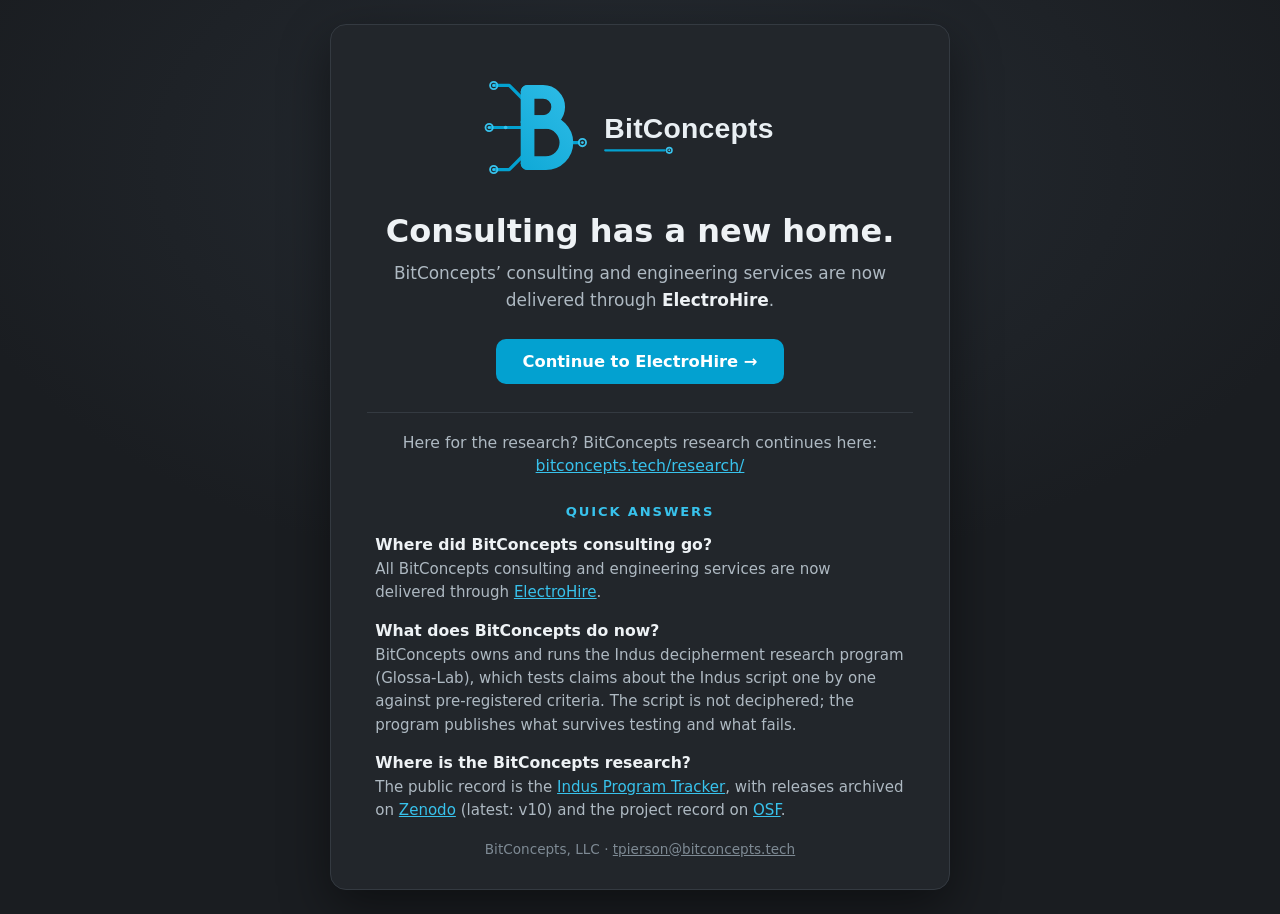
<file: index.html>
<!DOCTYPE html>
<html lang="en">
<head>
  <meta charset="UTF-8">
  <meta name="viewport" content="width=device-width, initial-scale=1.0">
  <title>BitConcepts | Consulting has moved to ElectroHire</title>
  <meta name="description" content="BitConcepts' consulting and engineering services are now delivered through ElectroHire. BitConcepts research continues at bitconcepts.tech/research/.">
  <link rel="canonical" href="https://bitconcepts.tech/">
  <meta name="robots" content="index, follow">
  <meta name="author" content="BitConcepts, LLC">
  <meta name="theme-color" content="#1a1d21">
  <meta property="og:type" content="website">
  <meta property="og:site_name" content="BitConcepts">
  <meta property="og:title" content="BitConcepts | Consulting has moved to ElectroHire">
  <meta property="og:description" content="BitConcepts' consulting and engineering services are now delivered through ElectroHire.">
  <meta property="og:url" content="https://bitconcepts.tech/">
  <meta property="og:image" content="https://bitconcepts.tech/assets/og-card.png">
  <meta property="og:image:width" content="1200">
  <meta property="og:image:height" content="630">
  <meta name="twitter:card" content="summary_large_image">
  <meta name="twitter:title" content="BitConcepts | Consulting has moved to ElectroHire">
  <meta name="twitter:description" content="BitConcepts' consulting and engineering services are now delivered through ElectroHire. BitConcepts research continues at bitconcepts.tech/research/.">
  <meta name="twitter:image" content="https://bitconcepts.tech/assets/og-card.png">
  <link rel="icon" href="favicon.ico" sizes="any">
  <link rel="icon" type="image/svg+xml" href="assets/favicon.svg">
  <link rel="icon" type="image/png" sizes="32x32" href="assets/favicon-32.png">
  <link rel="apple-touch-icon" href="assets/apple-touch-icon.png">
  <link rel="stylesheet" href="styles.v3.css">
  <script type="application/ld+json">
  {
    "@context": "https://schema.org",
    "@type": "Organization",
    "name": "BitConcepts",
    "legalName": "BitConcepts, LLC",
    "url": "https://bitconcepts.tech/",
    "logo": "https://bitconcepts.tech/assets/bitconcepts-mark-512.png",
    "email": "tpierson@bitconcepts.tech",
    "description": "BitConcepts, LLC is a Michigan engineering company. Its consulting and engineering services are now delivered through ElectroHire; BitConcepts owns and runs the Indus decipherment research program (Glossa-Lab), whose public record is the research tracker at bitconcepts.tech/research/.",
    "sameAs": [
      "https://github.com/BitConcepts",
      "https://electrohire.com/"
    ]
  }
  </script>
  <script type="application/ld+json">
  {
    "@context": "https://schema.org",
    "@type": "WebPage",
    "name": "BitConcepts | Consulting has moved to ElectroHire",
    "url": "https://bitconcepts.tech/",
    "description": "BitConcepts' consulting and engineering services are now delivered through ElectroHire. BitConcepts research continues at bitconcepts.tech/research/.",
    "isPartOf": {
      "@type": "WebSite",
      "name": "BitConcepts",
      "url": "https://bitconcepts.tech/"
    },
    "about": {
      "@type": "Organization",
      "name": "BitConcepts",
      "url": "https://bitconcepts.tech/"
    }
  }
  </script>
  <script type="application/ld+json">
  {
    "@context": "https://schema.org",
    "@type": "FAQPage",
    "mainEntity": [
      {
        "@type": "Question",
        "name": "Where did BitConcepts consulting go?",
        "acceptedAnswer": { "@type": "Answer", "text": "All BitConcepts consulting and engineering services are now delivered through ElectroHire (electrohire.com)." }
      },
      {
        "@type": "Question",
        "name": "What does BitConcepts do now?",
        "acceptedAnswer": { "@type": "Answer", "text": "BitConcepts owns and runs the Indus decipherment research program (Glossa-Lab), which tests claims about the Indus script one by one against pre-registered criteria. The script is not deciphered; the program publishes what survives testing and what fails." }
      },
      {
        "@type": "Question",
        "name": "Where is the BitConcepts research?",
        "acceptedAnswer": { "@type": "Answer", "text": "BitConcepts research lives at bitconcepts.tech/research/. The Indus program's public record is the Indus Program Tracker at bitconcepts.tech/research/indus-script/, with releases archived on Zenodo (latest: v10, DOI 10.5281/zenodo.23977473) and the project record on OSF." }
      }
    ]
  }
  </script>
</head>
<body>
  <main class="card">
    <img src="assets/bitconcepts-logo-horizontal.svg" alt="BitConcepts" class="logo-lockup" width="700" height="256">
    <h1>Consulting has a new home.</h1>
    <p class="lede">BitConcepts&rsquo; consulting and engineering services are
      now delivered through <strong>ElectroHire</strong>.</p>
    <p class="actions">
      <a class="btn" href="https://electrohire.com/">Continue to ElectroHire &rarr;</a>
    </p>
    <hr>
    <p class="research">Here for the research? BitConcepts research continues here:
      <a href="/research/">bitconcepts.tech/research/</a></p>
    <section class="qa" aria-label="Quick answers">
      <h2>Quick answers</h2>
      <h3>Where did BitConcepts consulting go?</h3>
      <p>All BitConcepts consulting and engineering services are now delivered
        through <a href="https://electrohire.com/">ElectroHire</a>.</p>
      <h3>What does BitConcepts do now?</h3>
      <p>BitConcepts owns and runs the Indus decipherment research program
        (Glossa-Lab), which tests claims about the Indus script one by one
        against pre-registered criteria. The script is not deciphered; the
        program publishes what survives testing and what fails.</p>
      <h3>Where is the BitConcepts research?</h3>
      <p>The public record is the <a href="/research/indus-script/">Indus Program Tracker</a>,
        with releases archived on
        <a href="https://doi.org/10.5281/zenodo.23977473">Zenodo</a> (latest:
        v10) and the project record on
        <a href="https://osf.io/ybd65">OSF</a>.</p>
    </section>
    <p class="foot">BitConcepts, LLC &middot; <a href="mailto:tpierson@bitconcepts.tech">tpierson@bitconcepts.tech</a></p>
  </main>
</body>
</html>
</file>
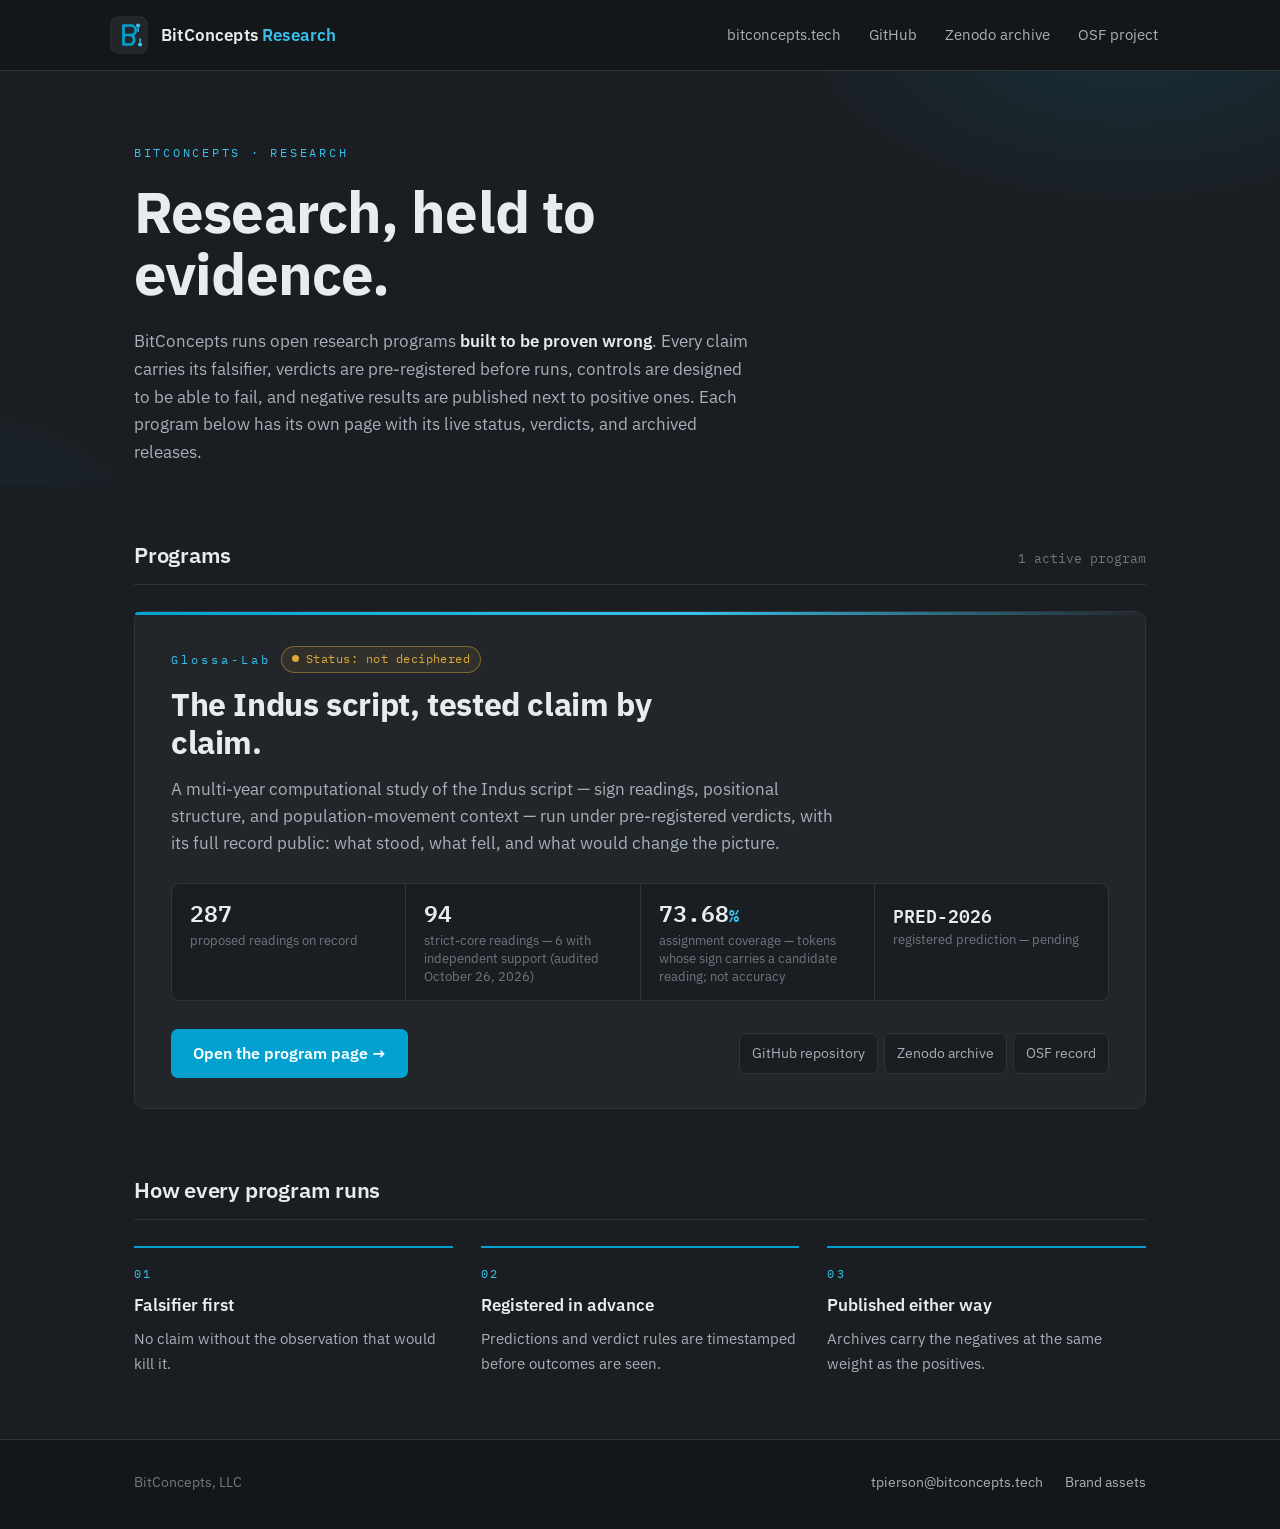
<file: research/index.html>
<!doctype html>
<html lang="en">
  <head>
    <meta charset="utf-8" />
    <meta name="viewport" content="width=device-width, initial-scale=1, viewport-fit=cover" />
    <meta name="color-scheme" content="dark" />
    <meta name="description" content="BitConcepts Research — open research programs built to be proven wrong. Home of the Glossa-Lab Indus script decipherment program." />
    <link rel="icon" href="data:," />
    <link rel="canonical" href="https://bitconcepts.tech/research/" />
    <title>BitConcepts Research</title>
    <link rel="preconnect" href="https://fonts.googleapis.com" />
    <link rel="preconnect" href="https://fonts.gstatic.com" crossorigin />
    <link href="https://fonts.googleapis.com/css2?family=IBM+Plex+Mono:wght@400;500;600&family=IBM+Plex+Sans:wght@400;500;600;700&display=swap" rel="stylesheet" />
    <style>
      :root {
        color-scheme: dark;
        --field: #1A1D21;
        --field-deep: #14171A;
        --card: #22262B;
        --card-edge: #2E343B;
        --ink: #E8ECEF;
        --ink-dim: #A7B0B8;
        --ink-faint: #6E7880;
        --blue: #03A1D0;
        --blue-bright: #38C2EC;
        --blue-dim: rgba(3, 161, 208, 0.14);
        --amber: #E0A83C;
      }
      * { box-sizing: border-box; }
      html { scroll-behavior: smooth; }
      body {
        margin: 0;
        background: var(--field);
        color: var(--ink);
        font-family: "IBM Plex Sans", system-ui, -apple-system, sans-serif;
        font-size: 17px;
        line-height: 1.6;
        -webkit-font-smoothing: antialiased;
      }
      ::selection { background: var(--blue); color: #fff; }
      a { color: var(--blue-bright); }
      a:focus-visible, button:focus-visible {
        outline: 2px solid var(--blue-bright);
        outline-offset: 3px;
        border-radius: 2px;
      }
      .wrap { max-width: 1060px; margin: 0 auto; padding: 0 24px; }

      /* ---------- Header ---------- */
      header {
        border-bottom: 1px solid var(--card-edge);
        background: var(--field-deep);
      }
      .header-in {
        display: flex; align-items: center; justify-content: space-between;
        gap: 20px; padding: 16px 0; flex-wrap: wrap;
      }
      .brand { display: flex; align-items: center; gap: 13px; text-decoration: none; color: var(--ink); }
      .brand svg { flex: none; display: block; }
      .brand-name { font-weight: 600; font-size: 1.06rem; letter-spacing: 0.01em; line-height: 1.2; }
      .brand-name span { color: var(--blue-bright); }
      nav { display: flex; gap: 4px; flex-wrap: wrap; }
      nav a {
        color: var(--ink-dim); text-decoration: none; font-size: 0.92rem;
        padding: 7px 12px; border-radius: 6px;
      }
      nav a:hover { color: var(--ink); background: var(--card); }

      /* ---------- Hero ---------- */
      .hero { padding: 72px 0 20px; position: relative; overflow: hidden; }
      .hero::before {
        content: ""; position: absolute; inset: 0; pointer-events: none;
        background:
          radial-gradient(560px 300px at 88% -40px, rgba(3,161,208,0.13), transparent 65%),
          radial-gradient(400px 240px at -60px 110%, rgba(3,161,208,0.07), transparent 65%);
      }
      .hero .wrap { position: relative; }
      .hero-eyebrow {
        font-family: "IBM Plex Mono", monospace; font-size: 0.78rem;
        letter-spacing: 0.22em; text-transform: uppercase; color: var(--blue-bright);
        margin: 0 0 18px;
      }
      h1 {
        font-size: clamp(2.3rem, 5.4vw, 3.6rem); line-height: 1.08;
        font-weight: 700; letter-spacing: -0.015em; margin: 0 0 22px; max-width: 15ch;
      }
      .hero-intro { max-width: 62ch; color: var(--ink-dim); font-size: 1.08rem; margin: 0; }
      .hero-intro strong { color: var(--ink); font-weight: 600; }

      /* ---------- Programs ---------- */
      .programs { padding: 52px 0 8px; }
      .section-head {
        display: flex; align-items: baseline; justify-content: space-between;
        gap: 16px; border-bottom: 1px solid var(--card-edge);
        padding-bottom: 12px; margin-bottom: 26px; flex-wrap: wrap;
      }
      h2 {
        font-size: 1.35rem; font-weight: 600; margin: 0; letter-spacing: -0.01em;
      }
      .section-note {
        font-family: "IBM Plex Mono", monospace; font-size: 0.8rem; color: var(--ink-faint);
      }

      .program-card {
        background: var(--card);
        border: 1px solid var(--card-edge);
        border-radius: 10px;
        padding: 34px 36px 30px;
        position: relative;
      }
      .program-card::before {
        content: ""; position: absolute; top: 0; left: 0; right: 0; height: 3px;
        background: linear-gradient(90deg, var(--blue), var(--blue-bright) 55%, transparent);
        border-radius: 10px 10px 0 0;
      }
      .card-eyebrow {
        font-family: "IBM Plex Mono", monospace; font-size: 0.78rem;
        letter-spacing: 0.24em; color: var(--blue-bright); margin: 0 0 12px;
        display: flex; align-items: center; gap: 10px; flex-wrap: wrap;
      }
      .status-pill {
        font-family: "IBM Plex Mono", monospace; font-size: 0.74rem; letter-spacing: 0.04em;
        color: var(--amber); border: 1px solid rgba(224,168,60,0.45);
        background: rgba(224,168,60,0.08);
        padding: 3px 10px; border-radius: 999px; text-transform: none;
      }
      .status-pill::before {
        content: ""; display: inline-block; width: 7px; height: 7px; border-radius: 50%;
        background: var(--amber); margin-right: 7px; vertical-align: 1px;
      }
      .card-title {
        font-size: clamp(1.5rem, 3.4vw, 2rem); font-weight: 700; line-height: 1.2;
        letter-spacing: -0.012em; margin: 0 0 14px; max-width: 26ch;
      }
      .card-desc { color: var(--ink-dim); max-width: 68ch; margin: 0 0 26px; }

      .stats {
        display: grid; grid-template-columns: repeat(4, 1fr); gap: 1px;
        background: var(--card-edge); border: 1px solid var(--card-edge);
        border-radius: 8px; overflow: hidden; margin: 0 0 28px;
      }
      .stat { background: var(--field); padding: 16px 18px 14px; }
      .stat-value {
        font-family: "IBM Plex Mono", monospace; font-size: 1.45rem; font-weight: 600;
        color: var(--ink); line-height: 1.15; display: block;
      }
      .stat-value em { font-style: normal; color: var(--blue-bright); font-size: 1.05rem; }
      .stat-label {
        font-size: 0.8rem; color: var(--ink-faint); display: block; margin-top: 5px; line-height: 1.4;
      }

      .card-actions {
        display: flex; align-items: center; justify-content: space-between;
        gap: 18px; flex-wrap: wrap;
      }
      .open-link {
        display: inline-block; background: var(--blue); color: #fff; text-decoration: none;
        font-weight: 600; font-size: 0.98rem; padding: 12px 22px; border-radius: 7px;
      }
      .open-link:hover { background: #0A8FB9; }
      .card-links { display: flex; gap: 6px; flex-wrap: wrap; }
      .card-links a {
        color: var(--ink-dim); text-decoration: none; font-size: 0.88rem;
        padding: 8px 12px; border: 1px solid var(--card-edge); border-radius: 7px;
        background: var(--field);
      }
      .card-links a:hover { color: var(--blue-bright); border-color: var(--blue); }

      /* ---------- Method ---------- */
      .method { padding: 56px 0 64px; }
      .method-grid { display: grid; grid-template-columns: repeat(3, 1fr); gap: 28px; }
      .method-item { border-top: 2px solid var(--blue); padding-top: 16px; }
      .method-num {
        font-family: "IBM Plex Mono", monospace; font-size: 0.78rem; color: var(--blue-bright);
        letter-spacing: 0.18em; display: block; margin-bottom: 8px;
      }
      .method-item h3 { font-size: 1.05rem; font-weight: 600; margin: 0 0 7px; }
      .method-item p { color: var(--ink-dim); font-size: 0.95rem; margin: 0; }

      /* ---------- Footer ---------- */
      footer {
        border-top: 1px solid var(--card-edge); background: var(--field-deep);
        padding: 30px 0 36px;
      }
      .footer-in {
        display: flex; justify-content: space-between; gap: 18px; flex-wrap: wrap;
        align-items: center; font-size: 0.9rem; color: var(--ink-faint);
      }
      .footer-in a { color: var(--ink-dim); text-decoration: none; }
      .footer-in a:hover { color: var(--blue-bright); text-decoration: underline; }
      .footer-links { display: flex; gap: 22px; flex-wrap: wrap; }

      @media (max-width: 760px) {
        body { font-size: 16px; }
        .hero { padding: 48px 0 8px; }
        .program-card { padding: 26px 22px 24px; }
        .stats { grid-template-columns: 1fr 1fr; }
        .method-grid { grid-template-columns: 1fr; gap: 22px; }
        .header-in { padding: 13px 0; }
        nav a { padding: 6px 8px; }
      }
      @media (prefers-reduced-motion: reduce) {
        html { scroll-behavior: auto; }
      }
    </style>
  </head>
  <body>
    <header>
      <div class="wrap header-in">
        <a class="brand" href="https://bitconcepts.tech/" aria-label="BitConcepts home">
          <svg width="38" height="38" viewBox="0 0 48 48" role="img" aria-label="BitConcepts circuit B mark">
            <rect x="1" y="1" width="46" height="46" rx="9" fill="#22262B" stroke="#2E343B"/>
            <path d="M17 12 v24 M17 12 h9.5 a6 6 0 0 1 0 12 H17 M26.5 24 a6.5 6.5 0 0 1 0 12 H17" fill="none" stroke="#03A1D0" stroke-width="3.4" stroke-linecap="round"/>
            <circle cx="35.5" cy="12" r="2.6" fill="#38C2EC"/>
            <circle cx="38" cy="36" r="2.6" fill="#38C2EC"/>
            <path d="M35.5 14.6 V20 M38 33.4 V28" stroke="#38C2EC" stroke-width="1.8"/>
          </svg>
          <span class="brand-name">BitConcepts <span>Research</span></span>
        </a>
        <nav aria-label="Research links">
          <a href="https://bitconcepts.tech/">bitconcepts.tech</a>
          <a href="https://github.com/BitConcepts">GitHub</a>
          <a href="https://doi.org/10.5281/zenodo.20379070">Zenodo archive</a>
          <a href="https://osf.io/ybd65/">OSF project</a>
        </nav>
      </div>
    </header>

    <main>
      <section class="hero">
        <div class="wrap">
          <p class="hero-eyebrow">BitConcepts · Research</p>
          <h1>Research, held to evidence.</h1>
          <p class="hero-intro">
            BitConcepts runs open research programs <strong>built to be proven wrong</strong>.
            Every claim carries its falsifier, verdicts are pre-registered before runs, controls are
            designed to be able to fail, and negative results are published next to positive ones.
            Each program below has its own page with its live status, verdicts, and archived releases.
          </p>
        </div>
      </section>

      <section class="programs" aria-labelledby="programs-heading">
        <div class="wrap">
          <div class="section-head">
            <h2 id="programs-heading">Programs</h2>
            <span class="section-note">1 active program</span>
          </div>

          <article class="program-card">
            <p class="card-eyebrow">
              Glossa-Lab
              <span class="status-pill">Status: not deciphered</span>
            </p>
            <h3 class="card-title">The Indus script, tested claim by claim.</h3>
            <p class="card-desc">
              A multi-year computational study of the Indus script — sign readings, positional
              structure, and population-movement context — run under pre-registered verdicts, with
              its full record public: what stood, what fell, and what would change the picture.
            </p>

            <div class="stats" role="list" aria-label="Program record at a glance">
              <div class="stat" role="listitem">
                <span class="stat-value">287</span>
                <span class="stat-label">proposed readings on record</span>
              </div>
              <div class="stat" role="listitem">
                <span class="stat-value">94</span>
                <span class="stat-label">strict-core readings — 6 with independent support (audited October 26, 2026)</span>
              </div>
              <div class="stat" role="listitem">
                <span class="stat-value">73.68<em>%</em></span>
                <span class="stat-label">assignment coverage — tokens whose sign carries a candidate reading; not accuracy</span>
              </div>
              <div class="stat" role="listitem">
                <span class="stat-value" style="font-size:1.12rem; padding-top:5px;">PRED-2026</span>
                <span class="stat-label">registered prediction — pending</span>
              </div>
            </div>

            <div class="card-actions">
              <a class="open-link" href="https://bitconcepts.tech/research/indus-script/">Open the program page →</a>
              <div class="card-links">
                <a href="https://github.com/BitConcepts/glossa-lab">GitHub repository</a>
                <a href="https://doi.org/10.5281/zenodo.20379070">Zenodo archive</a>
                <a href="https://osf.io/ybd65/">OSF record</a>
              </div>
            </div>
          </article>
        </div>
      </section>

      <section class="method" aria-labelledby="method-heading">
        <div class="wrap">
          <div class="section-head">
            <h2 id="method-heading">How every program runs</h2>
          </div>
          <div class="method-grid">
            <div class="method-item">
              <span class="method-num">01</span>
              <h3>Falsifier first</h3>
              <p>No claim without the observation that would kill it.</p>
            </div>
            <div class="method-item">
              <span class="method-num">02</span>
              <h3>Registered in advance</h3>
              <p>Predictions and verdict rules are timestamped before outcomes are seen.</p>
            </div>
            <div class="method-item">
              <span class="method-num">03</span>
              <h3>Published either way</h3>
              <p>Archives carry the negatives at the same weight as the positives.</p>
            </div>
          </div>
        </div>
      </section>
    </main>

    <footer>
      <div class="wrap footer-in">
        <span>BitConcepts, LLC</span>
        <div class="footer-links">
          <a href="mailto:tpierson@bitconcepts.tech">tpierson@bitconcepts.tech</a>
          <a href="https://github.com/BitConcepts/brand-assets">Brand assets</a>
        </div>
      </div>
    </footer>
  </body>
</html>
</file>
<file: styles.v3.css>
/* BitConcepts redirect site — styles v3
   Palette sampled from the BitConcepts mark: circuit blue #03a1d0
   on charcoal (#404040 in the logo; deepened here to #1a1d21). */
:root {
  --bg: #1a1d21;
  --card: #22262b;
  --line: #343a41;
  --text: #eef2f5;
  --muted: #aeb9c2;
  --blue: #03a1d0;
  --blue-bright: #38c2ec;
}
* { box-sizing: border-box; }
html, body { margin: 0; padding: 0; }
body {
  min-height: 100vh;
  display: flex;
  align-items: center;
  justify-content: center;
  background: radial-gradient(1200px 700px at 50% 18%, #262c33 0%, var(--bg) 60%);
  color: var(--text);
  font-family: "Segoe UI", system-ui, -apple-system, Roboto, Helvetica, Arial, sans-serif;
  padding: 24px 16px;
}
.card {
  width: 100%;
  max-width: 620px;
  text-align: center;
  background: var(--card);
  border: 1px solid var(--line);
  border-radius: 16px;
  padding: 44px 36px 32px;
  box-shadow: 0 18px 50px rgba(0, 0, 0, 0.45);
}
.logo-lockup { width: 320px; max-width: 82%; height: auto; }
h1 { margin: 22px 0 10px; font-size: 2rem; line-height: 1.2; font-weight: 650; }
.lede { margin: 0 auto; max-width: 46ch; color: var(--muted); font-size: 1.06rem; line-height: 1.55; }
.lede strong { color: var(--text); }
.actions { margin: 26px 0 8px; }
.btn {
  display: inline-block;
  background: var(--blue);
  color: #fff;
  text-decoration: none;
  font-weight: 600;
  font-size: 1.02rem;
  padding: 13px 26px;
  border-radius: 10px;
}
.btn:hover, .btn:focus { background: var(--blue-bright); color: #06222c; }
hr { border: none; border-top: 1px solid var(--line); margin: 28px 0 18px; }
.research { color: var(--muted); font-size: 0.98rem; line-height: 1.5; margin: 0; }
.research a { color: var(--blue-bright); }
.foot { color: #7e8a94; font-size: 0.85rem; margin: 18px 0 0; }
.foot a { color: #7e8a94; }
@media (max-width: 480px) {
  .card { padding: 32px 20px 24px; }
  .logo-lockup { width: 250px; }
  h1 { font-size: 1.55rem; }
  .btn { display: block; width: 100%; }
}
.qa { text-align: left; margin: 26px auto 0; max-width: 52ch; }
.qa h2 { font-size: 0.82rem; letter-spacing: 0.14em; text-transform: uppercase; color: var(--blue-bright); margin: 0 0 12px; text-align: center; }
.qa h3 { font-size: 0.98rem; margin: 16px 0 4px; font-weight: 600; }
.qa p { color: var(--muted); font-size: 0.94rem; line-height: 1.55; margin: 0; }
.qa a { color: var(--blue-bright); }
</file>
